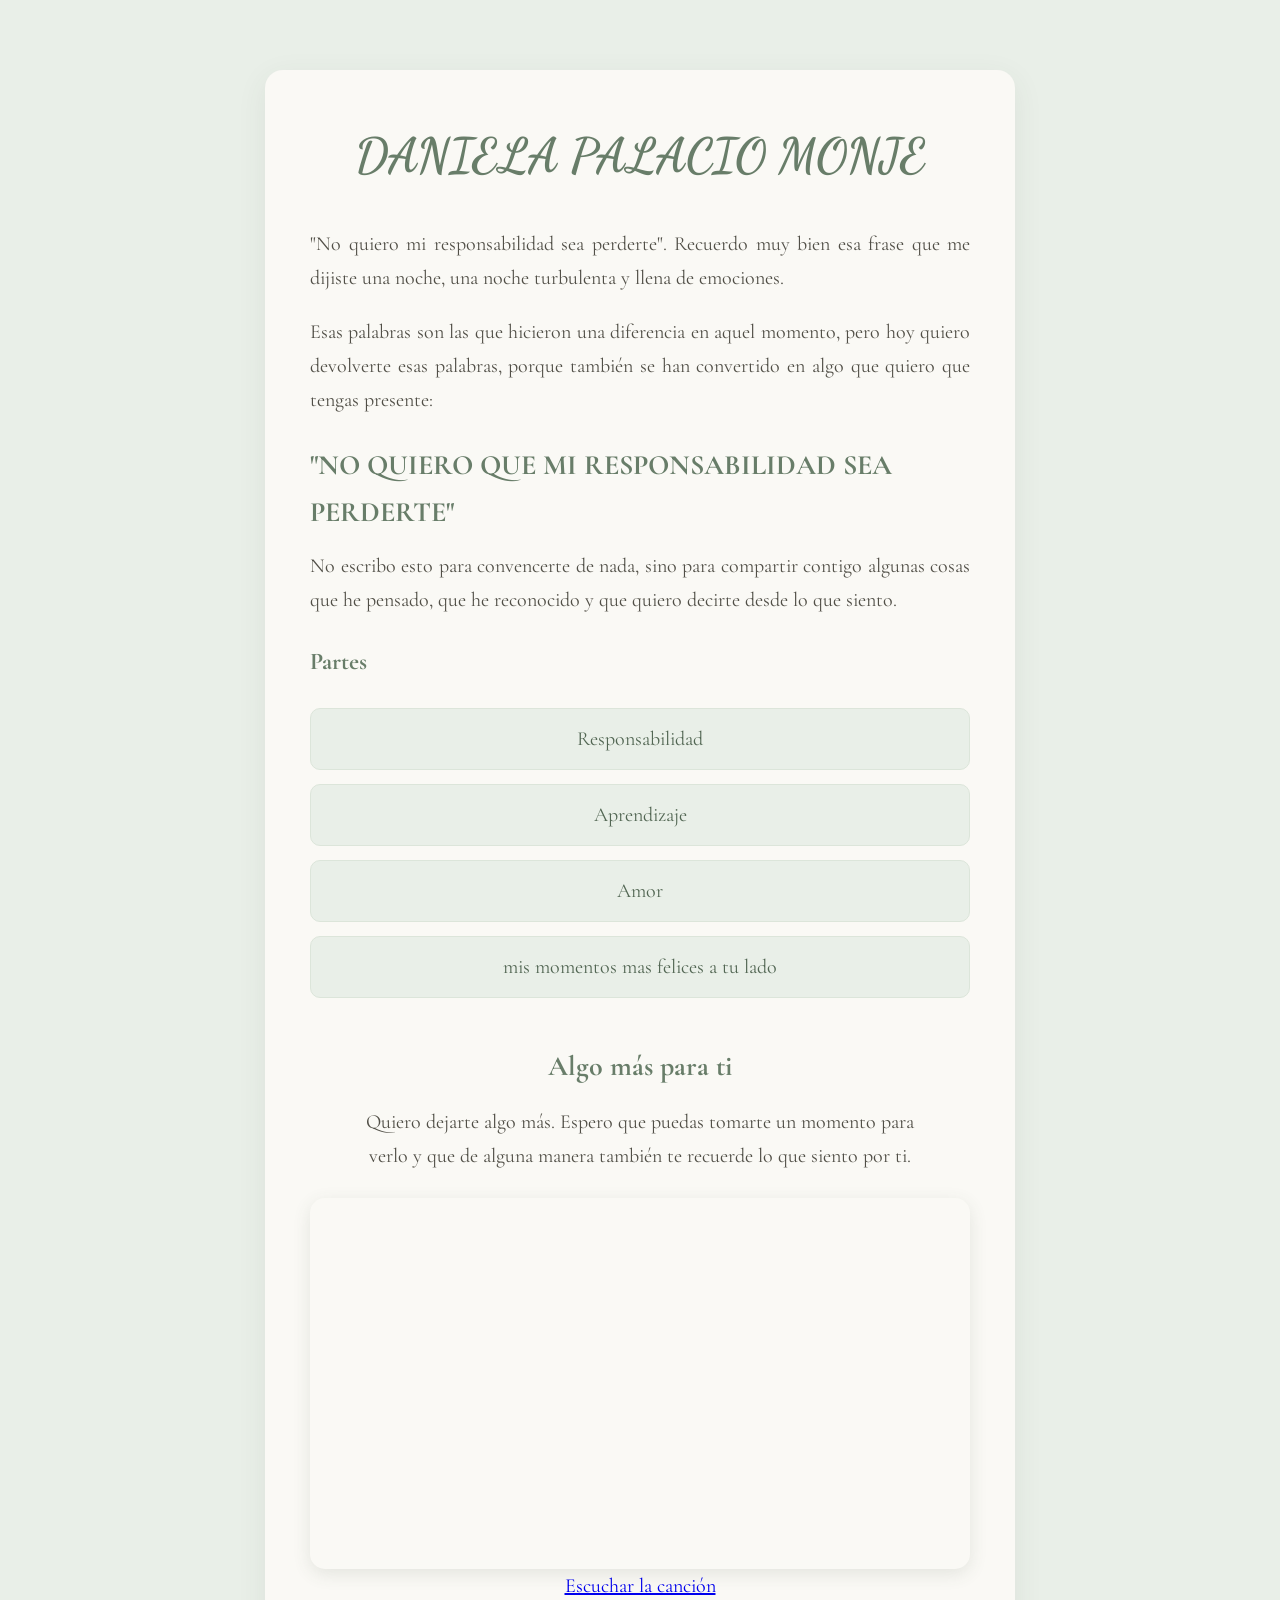
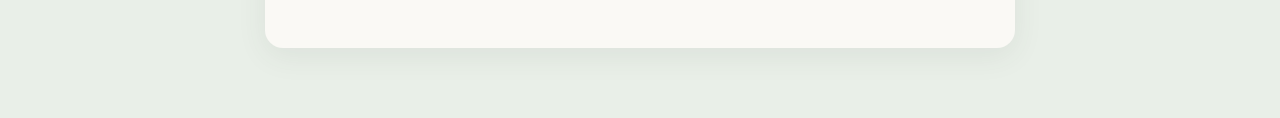
<file: index.html>
<!DOCTYPE html>
<html lang="es">
<head>
    <meta charset="utf-8">
    <meta name="viewport" content="width=device-width, initial-scale=1">
    <meta name="robots" content="noindex">

    <title>Una carta para ti</title>
    <meta property="og:title" content="Una carta para ti">
    <meta property="og:description" content="Toca para abrirla">

    <link rel="preconnect" href="https://fonts.googleapis.com">
    <link rel="preconnect" href="https://fonts.gstatic.com" crossorigin>

    <link href="https://fonts.googleapis.com/css2?family=Cormorant+Garamond:ital,wght@0,400;0,600;1,400&family=Dancing+Script:wght@600&display=swap" rel="stylesheet">

    <link rel="stylesheet" href="estilo.css">
</head>

<body>
    <main>
        <h1>DANIELA PALACIO MONJE</h1>

        <p>
            "No quiero mi responsabilidad sea perderte".
            Recuerdo muy bien esa frase que me dijiste una noche,
            una noche turbulenta y llena de emociones.
        </p>

        <p>
            Esas palabras son las que hicieron una diferencia en aquel momento, pero hoy quiero devolverte esas palabras,
            porque también se han convertido en algo que quiero
            que tengas presente:
        </p>

        <h2>"NO QUIERO QUE MI RESPONSABILIDAD SEA PERDERTE"</h2>

        <p>
            No escribo esto para convencerte de nada, sino para
            compartir contigo algunas cosas que he pensado,
            que he reconocido y que quiero decirte desde lo
            que siento.
        </p>

        <h3>Partes</h3>

       <nav class="partes">
    <a href="tiempo.html">Responsabilidad</a>
    <a href="aprendi.html">Aprendizaje</a>
    <a href="quiero.html">Amor</a>
    <a href="extrano.html">mis momentos mas felices a tu lado</a>
</nav>

<section class="video-carta">

    <h2>Algo más para ti</h2>

    <p>
        Quiero dejarte algo más. Espero que puedas tomarte
        un momento para verlo y que de alguna manera
        también te recuerde lo que siento por ti.
    </p>

    <div class="video-contenedor">
        <iframe
  src="https://youtu.be/MA-UvkEfOVA"
  width="100%" height="400"
  style="border:0; border-radius:20px;"
  allow="autoplay; encrypted-media; picture-in-picture"
  allowfullscreen></iframe>
    </div>
   <a href="https://www.youtube.com/watch?v=MA-UvkEfOVA" target="_blank" rel="noopener">Escuchar la canción</a>

</section>

    </main>
</body>
</html>
</file>
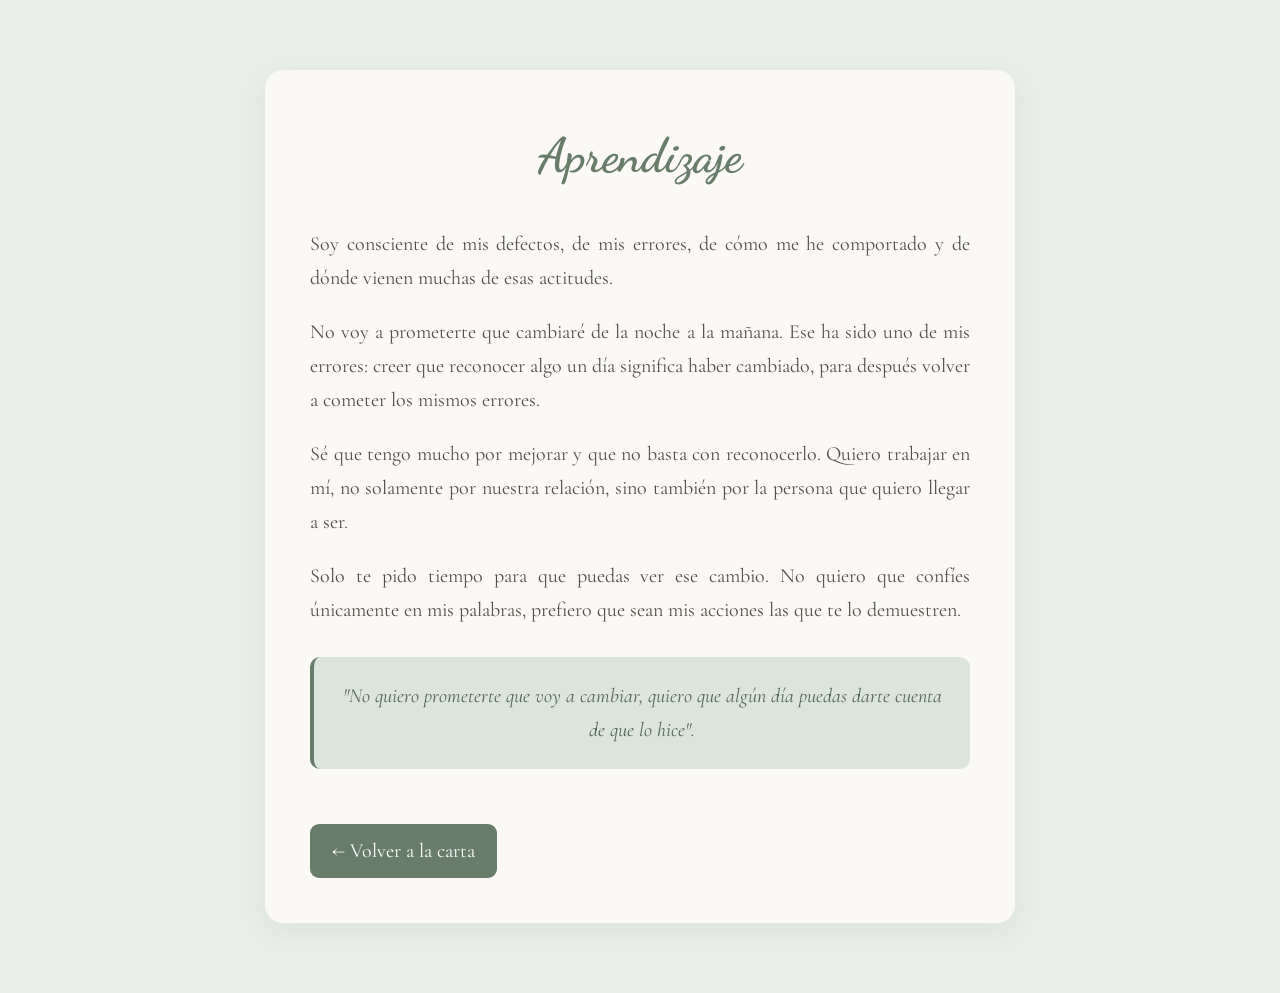
<file: aprendi.html>
<!DOCTYPE html>
<html lang="es">
<head>
  <meta charset="utf-8">
  <meta name="viewport" content="width=device-width, initial-scale=1">
  <meta name="robots" content="noindex">
  <title>Una carta para ti</title>
  <meta property="og:title" content="Una carta para ti">
  <meta property="og:description" content="Toca para abrirla">
  
  <link rel="preconnect" href="https://fonts.googleapis.com"> <!-- Acelera la conexión con Google Fonts -->
<link rel="preconnect" href="https://fonts.gstatic.com" crossorigin> <!-- Acelera la descarga de las fuentes -->
<link href="https://fonts.googleapis.com/css2?family=Cormorant+Garamond:ital,wght@0,400;0,600;1,400&family=Dancing+Script:wght@600&display=swap" rel="stylesheet"> <!-- Carga las fuentes Cormorant Garamond y Dancing Script --><link rel="stylesheet" href="estilo.css">
<link rel="stylesheet" href="estilo.css">
</head>
<body>
 

<main>
    <h1>Aprendizaje</h1>

    <p>
        Soy consciente de mis defectos, de mis errores, de cómo me
        he comportado y de dónde vienen muchas de esas actitudes.
    </p>

    <p>
        No voy a prometerte que cambiaré de la noche a la mañana.
        Ese ha sido uno de mis errores: creer que reconocer algo
        un día significa haber cambiado, para después volver
        a cometer los mismos errores.
    </p>

    <p>
        Sé que tengo mucho por mejorar y que no basta con reconocerlo.
        Quiero trabajar en mí, no solamente por nuestra relación,
        sino también por la persona que quiero llegar a ser.
    </p>

    <p>
        Solo te pido tiempo para que puedas ver ese cambio.
        No quiero que confíes únicamente en mis palabras,
        prefiero que sean mis acciones las que te lo demuestren.
    </p>

    <blockquote>
        <p>
            "No quiero prometerte que voy a cambiar,
            quiero que algún día puedas darte cuenta de que lo hice".
        </p>
    </blockquote>

    <a class="volver" href="index.html">← Volver a la carta</a>
</main>


</body>
</html>
</file>
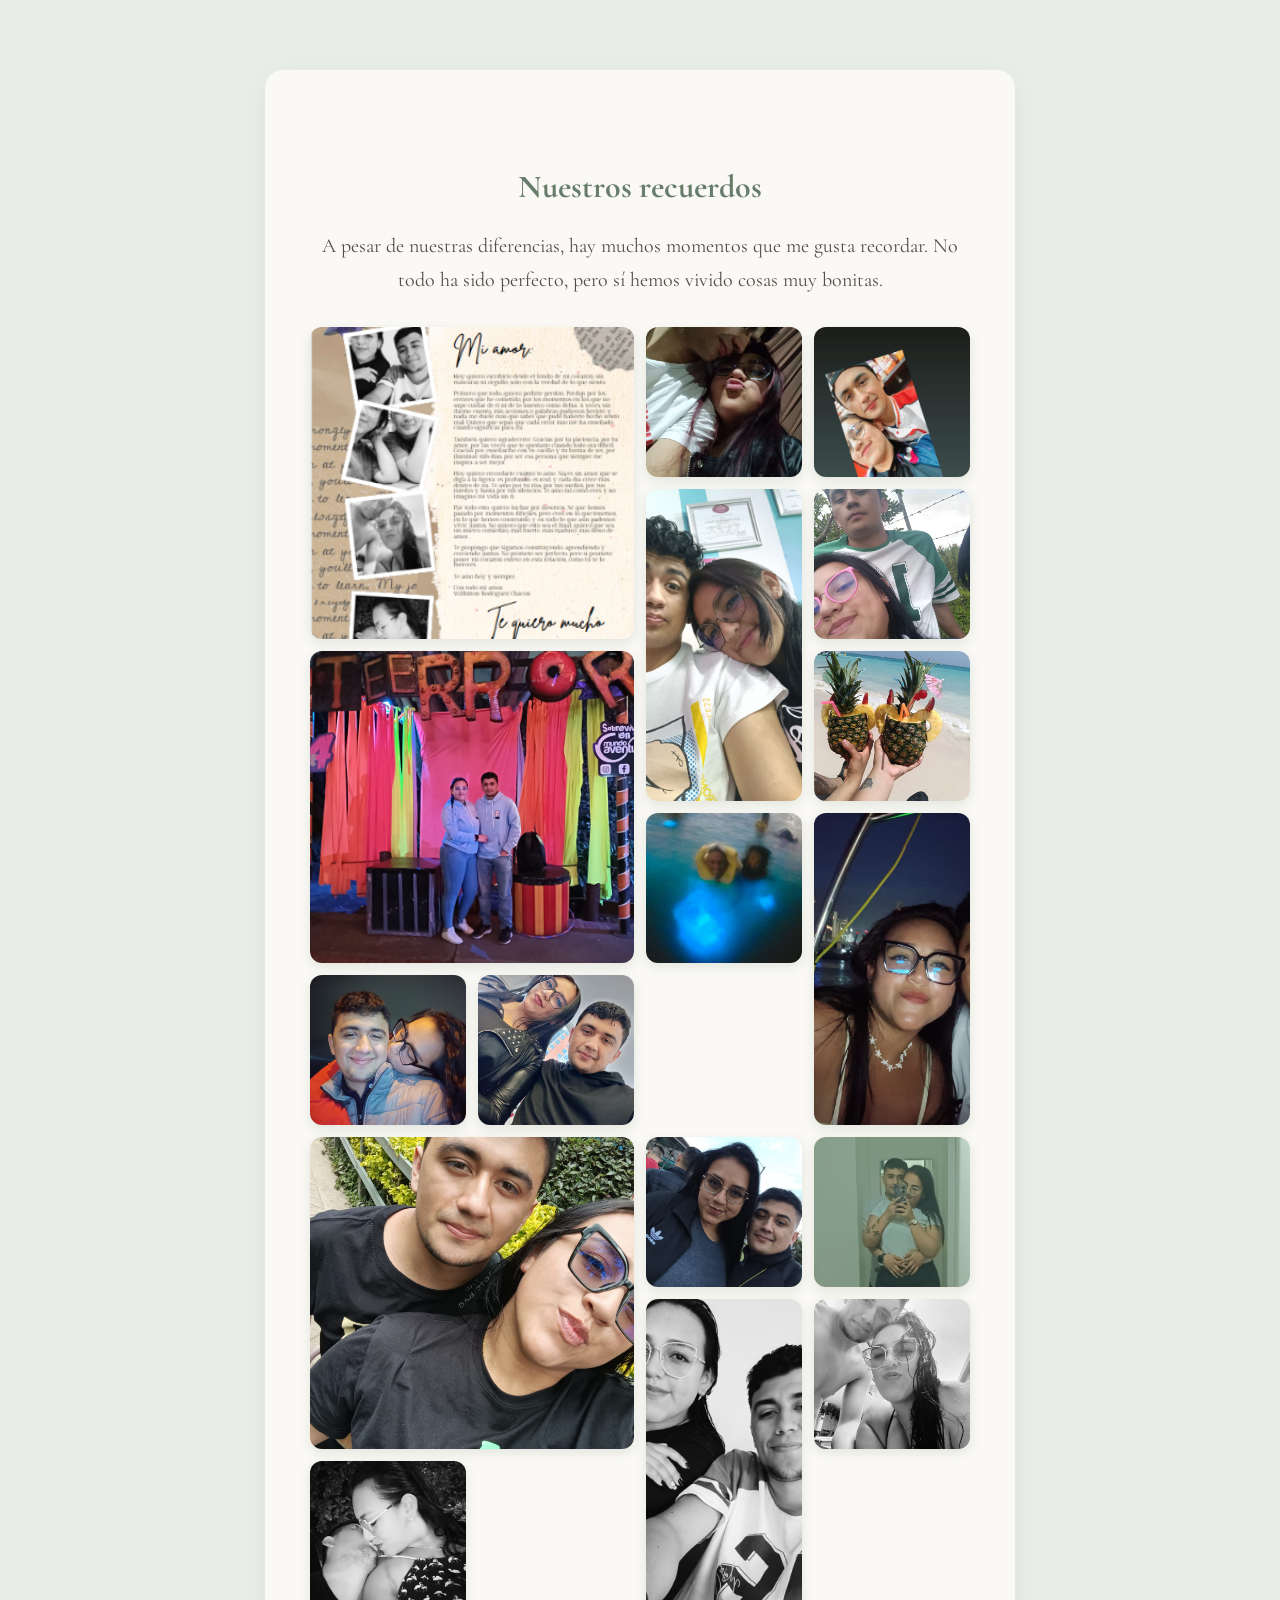
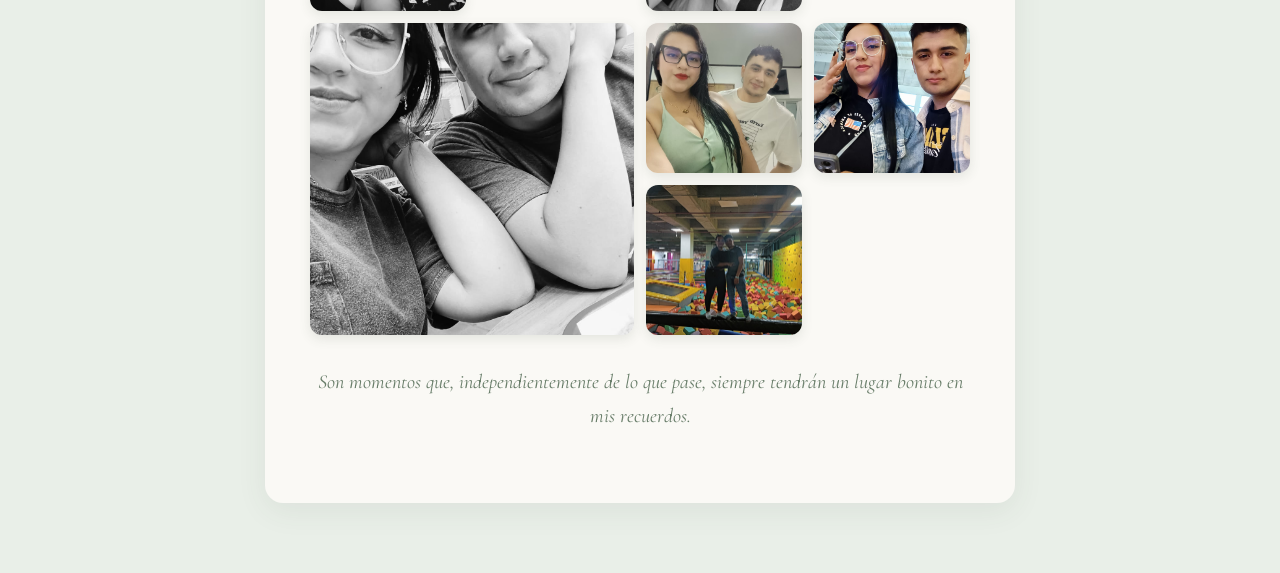
<file: extrano.html>
<!DOCTYPE html>
<html lang="es">
<head>
  <meta charset="utf-8">
  <meta name="viewport" content="width=device-width, initial-scale=1">
  <meta name="robots" content="noindex">
  <title>Una carta para ti</title>
  <meta property="og:title" content="Una carta para ti">
  <meta property="og:description" content="Toca para abrirla">
  
  <link rel="preconnect" href="https://fonts.googleapis.com"> <!-- Acelera la conexión con Google Fonts -->
<link rel="preconnect" href="https://fonts.gstatic.com" crossorigin> <!-- Acelera la descarga de las fuentes -->
<link href="https://fonts.googleapis.com/css2?family=Cormorant+Garamond:ital,wght@0,400;0,600;1,400&family=Dancing+Script:wght@600&display=swap" rel="stylesheet"> <!-- Carga las fuentes Cormorant Garamond y Dancing Script --><link rel="stylesheet" href="estilo.css">
<link rel="stylesheet" href="estilo.css">
</head>
<body>
  <main>
 
<section class="recuerdos">

    <h2>Nuestros recuerdos</h2>

    <p class="intro-recuerdos">
        A pesar de nuestras diferencias, hay muchos momentos
        que me gusta recordar. No todo ha sido perfecto,
        pero sí hemos vivido cosas muy bonitas.
    </p>

    <div class="collage">

        <img src="imagenes/foto1.png" alt="Nuestro recuerdo 1">
        <img src="imagenes/foto2.jpg" alt="Nuestro recuerdo 2">
        <img src="imagenes/foto3.jpg" alt="Nuestro recuerdo 3">
        <img src="imagenes/foto4.jpg" alt="Nuestro recuerdo 4">
        <img src="imagenes/foto5.jpg" alt="Nuestro recuerdo 5">
        <img src="imagenes/foto6.jpg" alt="Nuestro recuerdo 6">
        <img src="imagenes/foto7.jpeg" alt="Nuestro recuerdo 7">
        <img src="imagenes/foto8.jpeg" alt="Nuestro recuerdo 8">
        <img src="imagenes/foto9.jpeg" alt="Nuestro recuerdo 9">
        <img src="imagenes/foto10.jpeg" alt="Nuestro recuerdo 10">
        <img src="imagenes/foto11.jpeg" alt="Nuestro recuerdo 11">
        <img src="imagenes/foto12.jpeg" alt="Nuestro recuerdo 12">
        <img src="imagenes/foto13.jpeg" alt="Nuestro recuerdo 13">
        <img src="imagenes/foto14.jpeg" alt="Nuestro recuerdo 14">
        <img src="imagenes/foto15.jpeg" alt="Nuestro recuerdo 15">
        <img src="imagenes/foto16.jpeg" alt="Nuestro recuerdo 16">
        <img src="imagenes/foto17.jpeg" alt="Nuestro recuerdo 17">
        <img src="imagenes/foto18.jpeg" alt="Nuestro recuerdo 18">
        <img src="imagenes/foto19.jpeg" alt="Nuestro recuerdo 19">
        <img src="imagenes/foto20.jpeg" alt="Nuestro recuerdo 20">
        <img src="imagenes/foto21.jpeg" alt="Nuestro recuerdo 21">

    </div>

    <p class="final-recuerdos">
        Son momentos que, independientemente de lo que pase,
        siempre tendrán un lugar bonito en mis recuerdos.
    </p>

</section>

  </main>
</body>
</html>
</file>
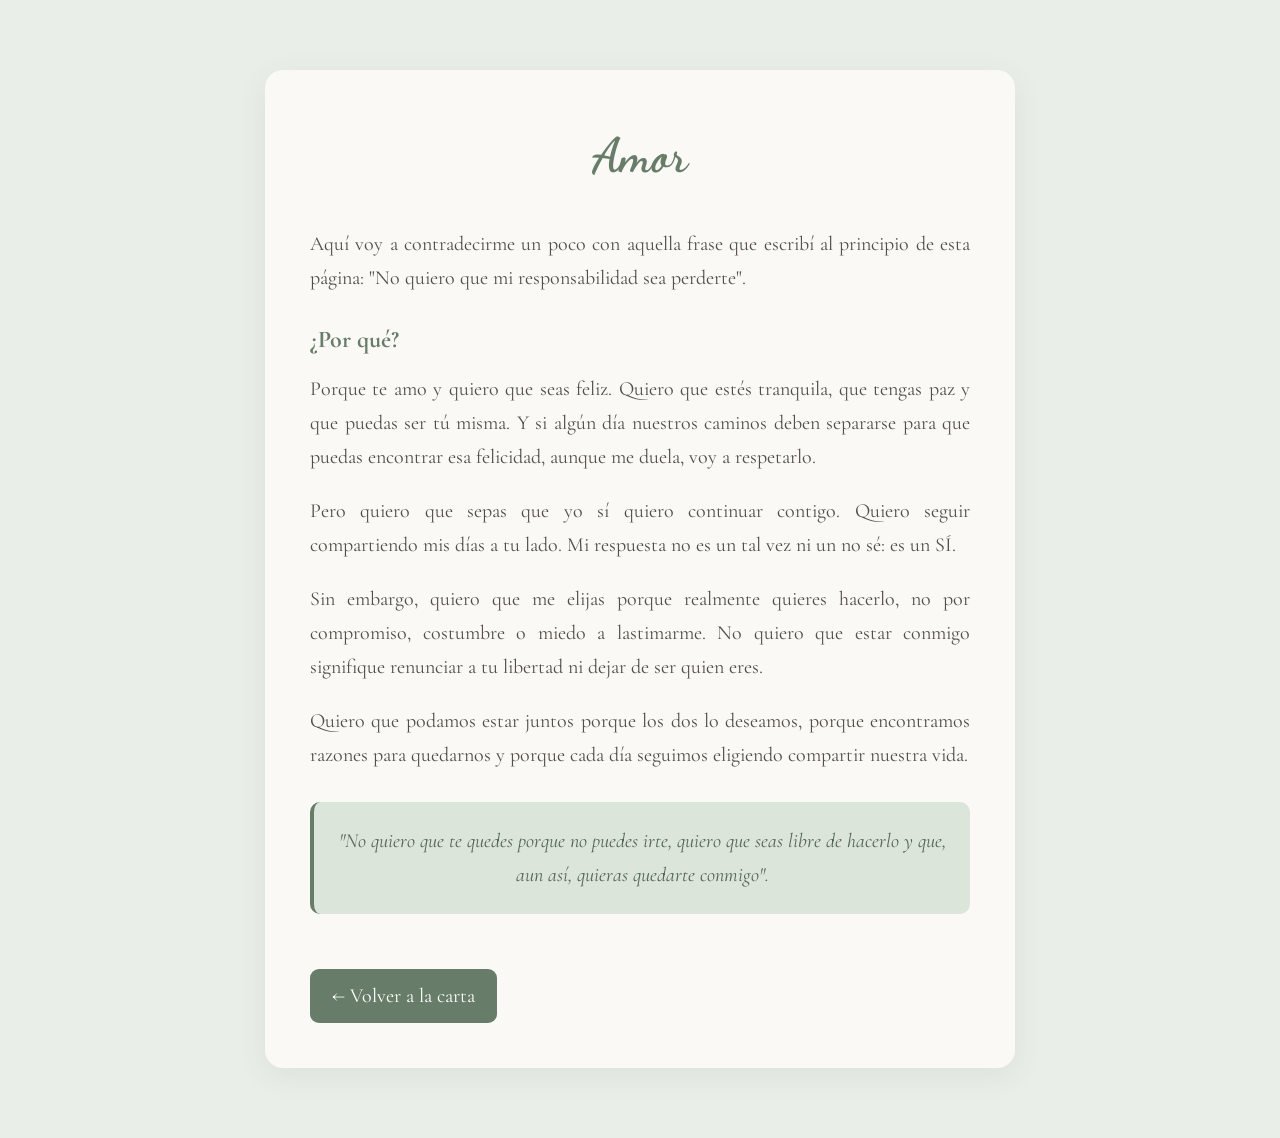
<file: quiero.html>
<!DOCTYPE html>
<html lang="es">
<head>
  <meta charset="utf-8">
  <meta name="viewport" content="width=device-width, initial-scale=1">
  <meta name="robots" content="noindex">
  <title>Una carta para ti</title>
  <meta property="og:title" content="Una carta para ti">
  <meta property="og:description" content="Toca para abrirla">
  
  <link rel="preconnect" href="https://fonts.googleapis.com"> <!-- Acelera la conexión con Google Fonts -->
<link rel="preconnect" href="https://fonts.gstatic.com" crossorigin> <!-- Acelera la descarga de las fuentes -->
<link href="https://fonts.googleapis.com/css2?family=Cormorant+Garamond:ital,wght@0,400;0,600;1,400&family=Dancing+Script:wght@600&display=swap" rel="stylesheet"> <!-- Carga las fuentes Cormorant Garamond y Dancing Script --><link rel="stylesheet" href="estilo.css">
<link rel="stylesheet" href="estilo.css">
</head>
<body>
  

<main>
    <h1>Amor</h1>

    <p>
        Aquí voy a contradecirme un poco con aquella frase que escribí
        al principio de esta página: "No quiero que mi responsabilidad
        sea perderte".
    </p>

    <h3>¿Por qué?</h3>

    <p>
        Porque te amo y quiero que seas feliz. Quiero que estés tranquila,
        que tengas paz y que puedas ser tú misma. Y si algún día nuestros
        caminos deben separarse para que puedas encontrar esa felicidad,
        aunque me duela, voy a respetarlo.
    </p>

    <p>
        Pero quiero que sepas que yo sí quiero continuar contigo.
        Quiero seguir compartiendo mis días a tu lado. Mi respuesta
        no es un tal vez ni un no sé: es un SÍ.
    </p>

    <p>
        Sin embargo, quiero que me elijas porque realmente quieres
        hacerlo, no por compromiso, costumbre o miedo a lastimarme.
        No quiero que estar conmigo signifique renunciar a tu libertad
        ni dejar de ser quien eres.
    </p>

    <p>
        Quiero que podamos estar juntos porque los dos lo deseamos,
        porque encontramos razones para quedarnos y porque cada día
        seguimos eligiendo compartir nuestra vida.
    </p>

    <blockquote>
        <p>
            "No quiero que te quedes porque no puedes irte,
            quiero que seas libre de hacerlo y que, aun así,
            quieras quedarte conmigo".
        </p>
    </blockquote>

    <a class="volver" href="index.html">← Volver a la carta</a>
</main>


</body>
</html>
</file>
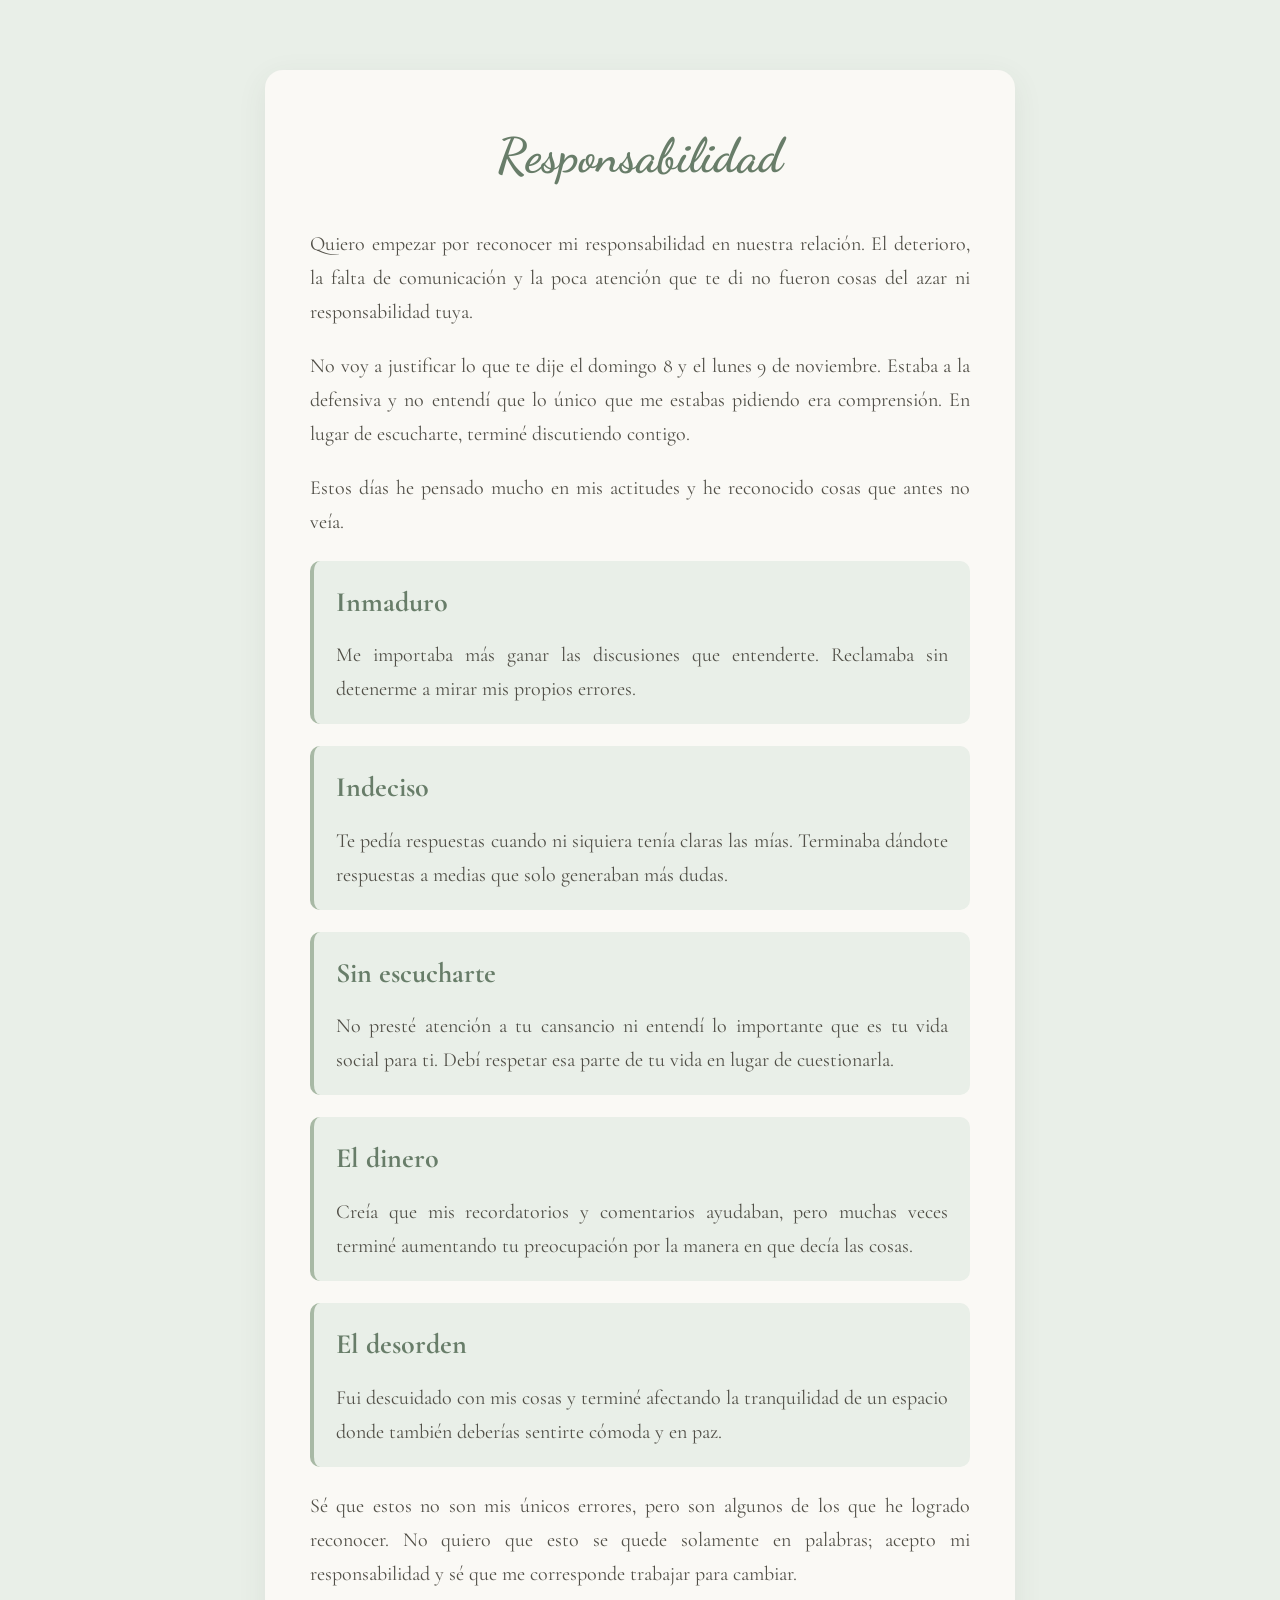
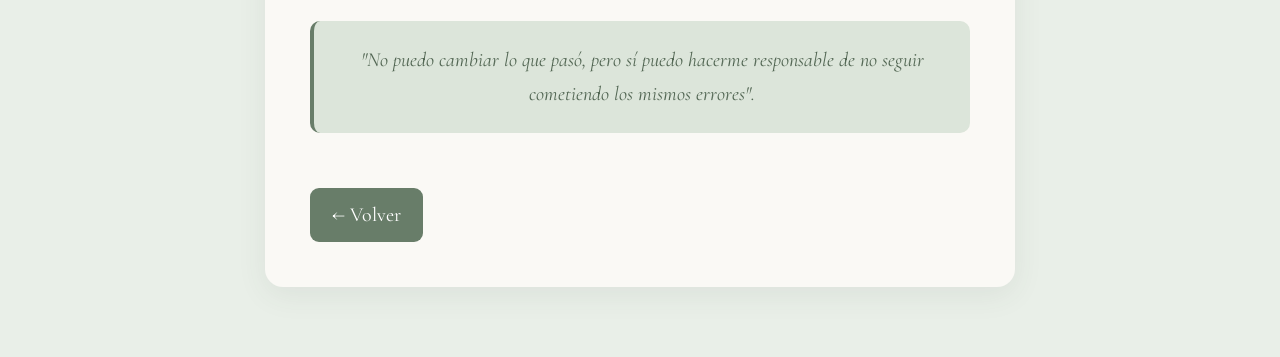
<file: tiempo.html>
<!DOCTYPE html>
<html lang="es">
<head>
  <meta charset="utf-8">
  <meta name="viewport" content="width=device-width, initial-scale=1">
  <title>Sobre el tiempo</title>
  <link rel="preconnect" href="https://fonts.googleapis.com"> <!-- Acelera la conexión con Google Fonts -->
<link rel="preconnect" href="https://fonts.gstatic.com" crossorigin> <!-- Acelera la descarga de las fuentes -->
<link href="https://fonts.googleapis.com/css2?family=Cormorant+Garamond:ital,wght@0,400;0,600;1,400&family=Dancing+Script:wght@600&display=swap" rel="stylesheet"> <!-- Carga las fuentes Cormorant Garamond y Dancing Script -->
  <link rel="stylesheet" href="estilo.css">
</head>
<body>

<main>
    <h1>Responsabilidad</h1>

    <p>
        Quiero empezar por reconocer mi responsabilidad en nuestra
        relación. El deterioro, la falta de comunicación y la poca
        atención que te di no fueron cosas del azar ni responsabilidad tuya.
    </p>

    <p>
        No voy a justificar lo que te dije el domingo 8 y el lunes 9
        de noviembre. Estaba a la defensiva y no entendí que lo único
        que me estabas pidiendo era comprensión. En lugar de escucharte,
        terminé discutiendo contigo.
    </p>

    <p>
        Estos días he pensado mucho en mis actitudes y he reconocido
        cosas que antes no veía.
    </p>

    <section class="punto">
        <h2>Inmaduro</h2>
        <p>
            Me importaba más ganar las discusiones que entenderte.
            Reclamaba sin detenerme a mirar mis propios errores.
        </p>
    </section>

    <section class="punto">
        <h2>Indeciso</h2>
        <p>
            Te pedía respuestas cuando ni siquiera tenía claras las mías.
            Terminaba dándote respuestas a medias que solo generaban
            más dudas.
        </p>
    </section>

    <section class="punto">
        <h2>Sin escucharte</h2>
        <p>
            No presté atención a tu cansancio ni entendí lo importante
            que es tu vida social para ti. Debí respetar esa parte
            de tu vida en lugar de cuestionarla.
        </p>
    </section>

    <section class="punto">
        <h2>El dinero</h2>
        <p>
            Creía que mis recordatorios y comentarios ayudaban,
            pero muchas veces terminé aumentando tu preocupación
            por la manera en que decía las cosas.
        </p>
    </section>

    <section class="punto">
        <h2>El desorden</h2>
        <p>
            Fui descuidado con mis cosas y terminé afectando la
            tranquilidad de un espacio donde también deberías
            sentirte cómoda y en paz.
        </p>
    </section>

    <p>
        Sé que estos no son mis únicos errores, pero son algunos
        de los que he logrado reconocer. No quiero que esto se quede
        solamente en palabras; acepto mi responsabilidad y sé que
        me corresponde trabajar para cambiar.
    </p>

    <blockquote>
        <p>
            "No puedo cambiar lo que pasó, pero sí puedo hacerme
            responsable de no seguir cometiendo los mismos errores".
        </p>
    </blockquote>

    <a class="volver" href="index.html">← Volver</a>
</main>

</body>
</html>
</file>
<file: estilo.css>
/* CONFIGURACIÓN GENERAL */

* {
    margin: 0;
    padding: 0;
    box-sizing: border-box;
}

body {
    background-color: #E9EFE8;
    color: #514F47;
    font-family: 'Cormorant Garamond', serif;
    font-size: 20px;
    line-height: 1.7;
    padding: 30px 15px;
}

/* CONTENEDOR PRINCIPAL */

main {
    max-width: 750px;
    margin: 40px auto;
    padding: 45px;
    background-color: #FAF9F5;
    border-radius: 18px;
    box-shadow: 0 8px 30px rgba(65, 80, 65, 0.08);
}

/* TÍTULOS */

h1 {
    font-family: 'Dancing Script', cursive;
    font-size: 48px;
    color: #687D69;
    text-align: center;
    margin-bottom: 30px;
}

h2 {
    color: #687D69;
    font-size: 28px;
    margin: 25px 0 12px;
}

h3 {
    color: #687D69;
    font-size: 24px;
    margin: 25px 0 12px;
}

/* PÁRRAFOS */

p {
    margin-bottom: 20px;
    text-align: justify;
}

/* SECCIONES */

.punto {
    background-color: #E9EFE8;
    border-left: 4px solid #A8B9A5;
    padding: 18px 22px;
    margin: 22px 0;
    border-radius: 10px;
}

.punto h2 {
    margin-top: 0;
}

.punto p {
    margin-bottom: 0;
}

/* FRASES DESTACADAS */

blockquote {
    background-color: #DCE5DA;
    border-left: 4px solid #687D69;
    padding: 22px;
    margin: 30px 0;
    border-radius: 10px;
    color: #526653;
    font-style: italic;
}

blockquote p {
    text-align: center;
    margin: 0;
}

/* MENÚ PRINCIPAL */

.partes {
    display: flex;
    flex-direction: column;
    gap: 14px;
    margin-top: 25px;
}

.partes a {
    display: block;
    text-align: center;
    text-decoration: none;
    padding: 13px;
    color: #526653;
    background-color: #E9EFE8;
    border: 1px solid #DCE5DA;
    border-radius: 10px;
    transition: 0.3s ease;
}

.partes a:hover {
    background-color: #687D69;
    color: white;
    transform: translateY(-2px);
}

/* BOTÓN VOLVER */

.volver {
    display: inline-block;
    margin-top: 25px;
    padding: 10px 22px;
    background-color: #687D69;
    color: white;
    text-decoration: none;
    border-radius: 9px;
    transition: 0.3s ease;
}

.volver:hover {
    background-color: #526653;
}

/* ANIMACIÓN SUAVE */

main {
    animation: aparecer 0.7s ease;
}

@keyframes aparecer {
    from {
        opacity: 0;
        transform: translateY(12px);
    }

    to {
        opacity: 1;
        transform: translateY(0);
    }
}

/* DISEÑO PARA CELULARES */

@media (max-width: 600px) {

    body {
        padding: 12px;
        font-size: 18px;
    }

    main {
        margin: 15px auto;
        padding: 25px 20px;
    }

    h1 {
        font-size: 42px;
    }

    h2 {
        font-size: 25px;
    }

    h3 {
        font-size: 22px;
    }

}

/* ÁLBUM DE RECUERDOS */

.recuerdos {
    margin-top: 45px;
}

.recuerdos h2 {
    text-align: center;
    color: #687D69;
    font-size: 32px;
}

.intro-recuerdos,
.final-recuerdos {
    text-align: center;
    margin: 15px auto 25px;
}

/* DISEÑO DEL COLLAGE */

.collage {
    display: grid;
    grid-template-columns: repeat(4, 1fr);
    grid-auto-rows: 150px;
    gap: 12px;
    margin: 30px 0;
}

.collage img {
    width: 100%;
    height: 100%;
    object-fit: cover;
    border-radius: 12px;
    box-shadow: 0 4px 12px rgba(65, 80, 65, 0.12);
    transition: transform 0.3s ease;
}

/* DIFERENTES TAMAÑOS */

.collage img:nth-child(1),
.collage img:nth-child(6),
.collage img:nth-child(12),
.collage img:nth-child(18) {
    grid-column: span 2;
    grid-row: span 2;
}

.collage img:nth-child(4),
.collage img:nth-child(9),
.collage img:nth-child(15) {
    grid-row: span 2;
}

/* EFECTO AL PASAR EL CURSOR */

.collage img:hover {
    transform: scale(1.03);
}

/* TEXTO FINAL */

.final-recuerdos {
    color: #687D69;
    font-style: italic;
    margin-top: 30px;
}

/* CELULARES */

@media (max-width: 600px) {

    .collage {
        grid-template-columns: repeat(2, 1fr);
        grid-auto-rows: 125px;
        gap: 9px;
    }

    .recuerdos h2 {
        font-size: 27px;
    }

}

/* VIDEO DE LA CARTA */

.video-carta {
    margin-top: 45px;
    text-align: center;
}

.video-carta h2 {
    color: #687D69;
    margin-bottom: 15px;
}

.video-carta p {
    text-align: center;
    max-width: 550px;
    margin: 0 auto 25px;
}

.video-contenedor {
    position: relative;
    width: 100%;
    aspect-ratio: 16 / 9;
    overflow: hidden;
    border-radius: 15px;
    box-shadow: 0 5px 18px rgba(65, 80, 65, 0.12);
}

.video-contenedor iframe {
    width: 100%;
    height: 100%;
    border: none;
}
</file>
